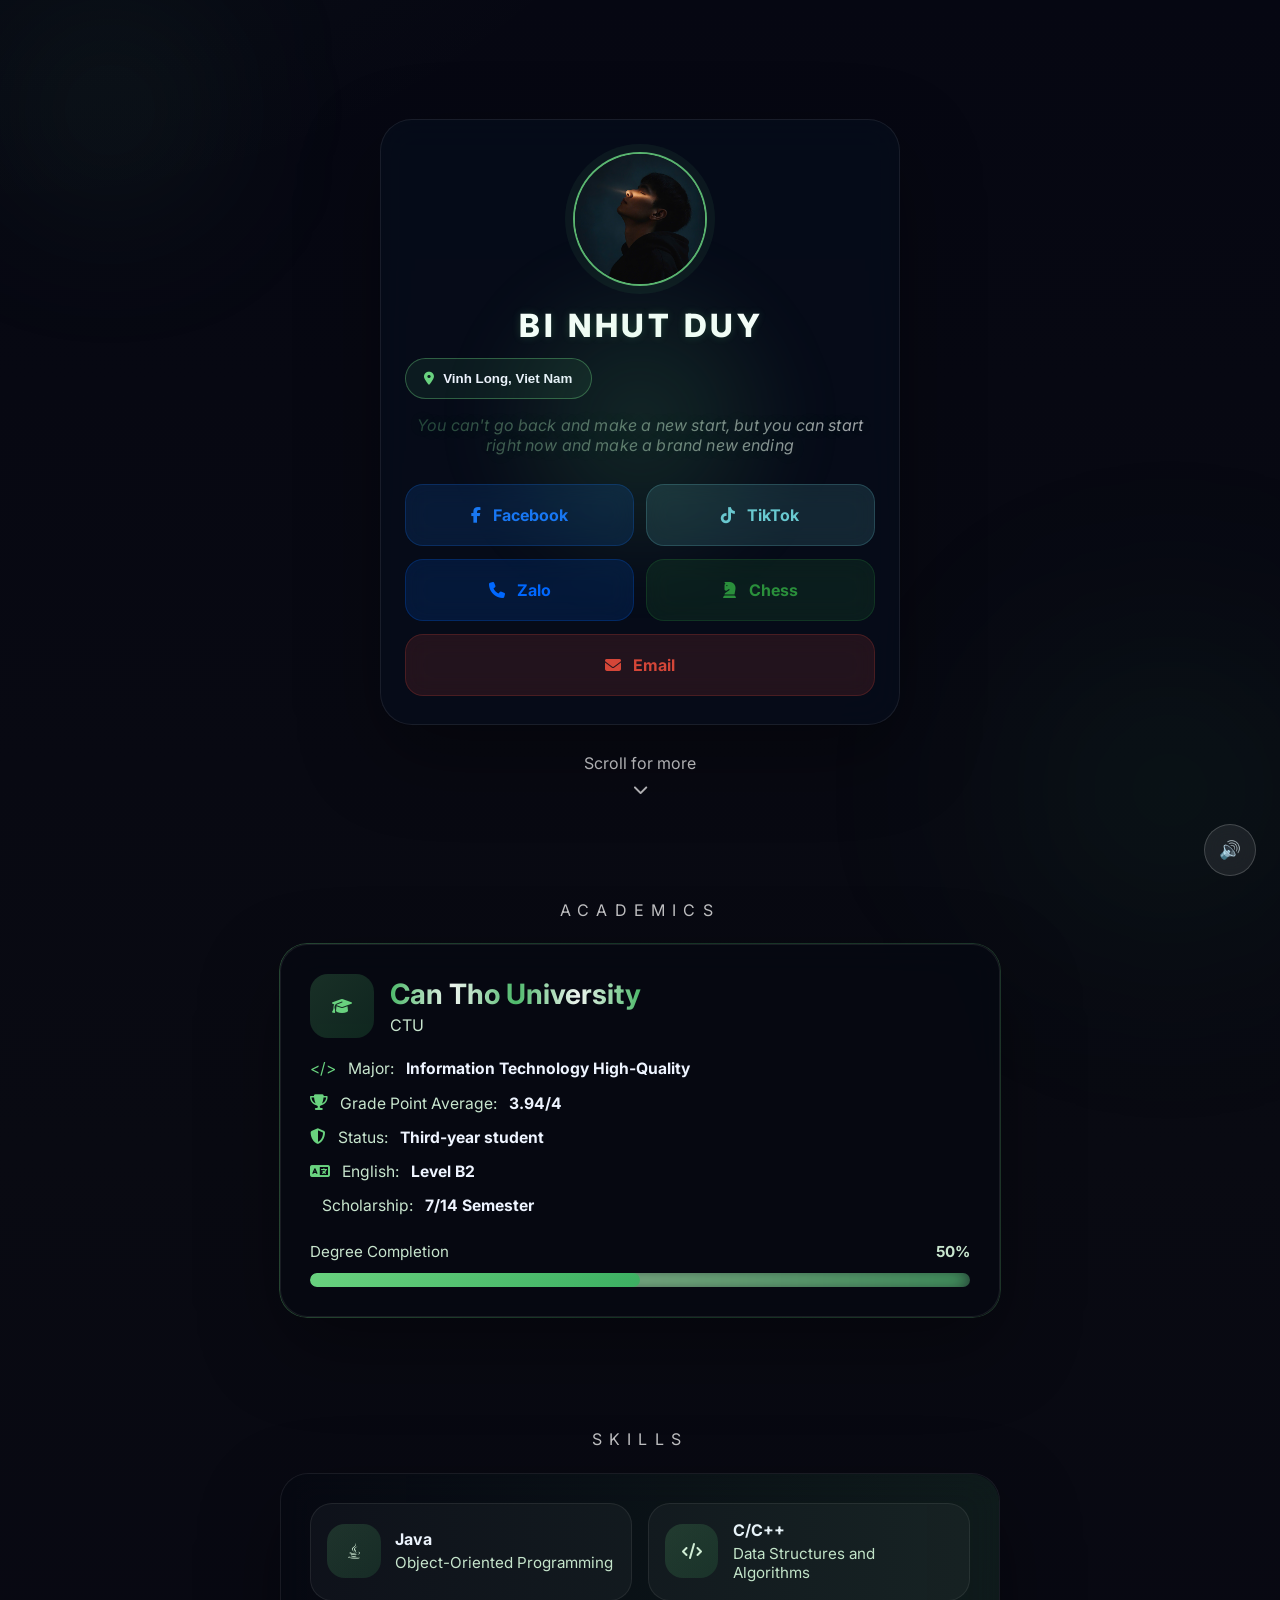
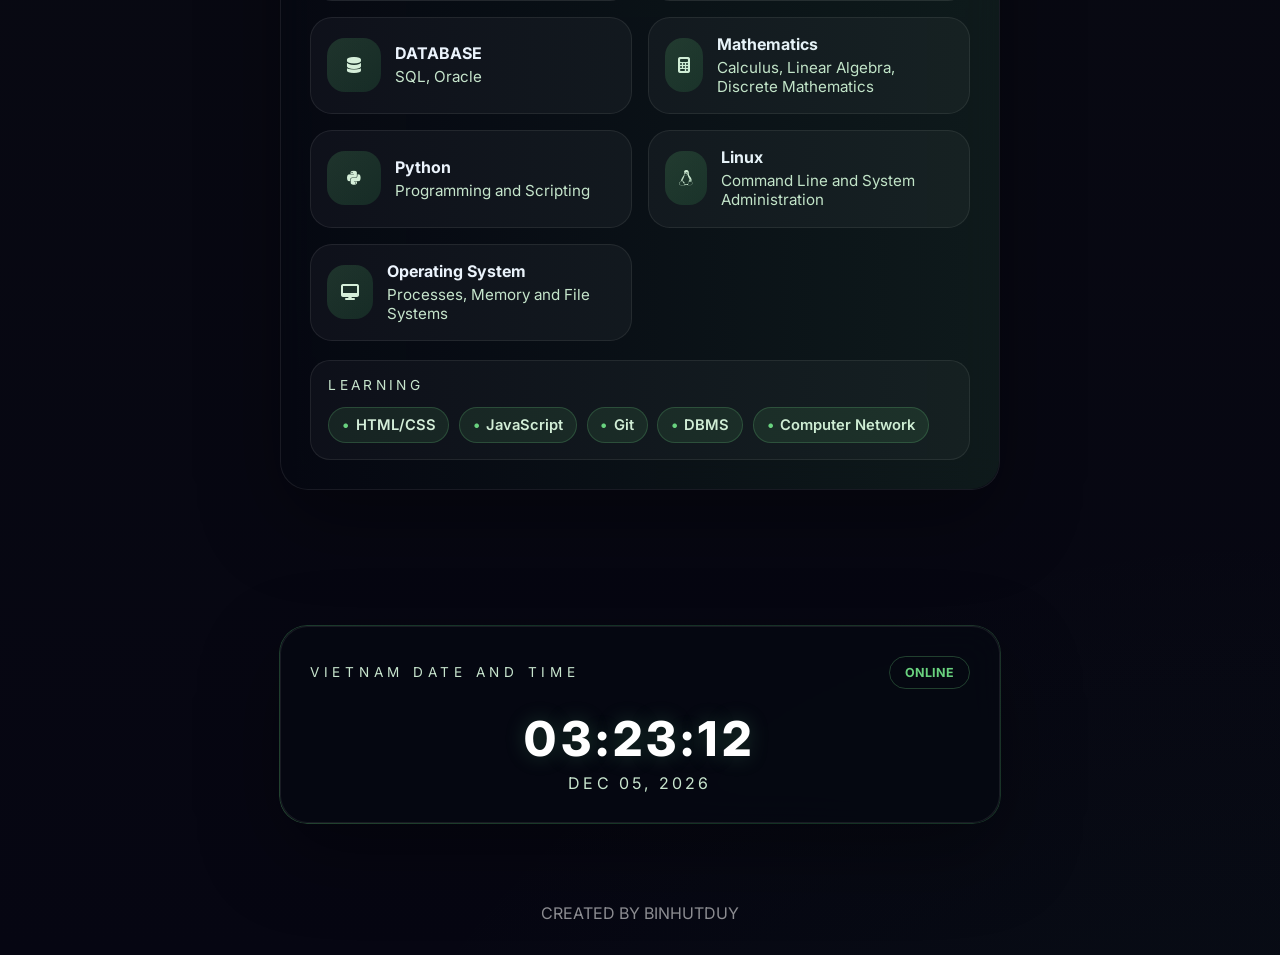
<file: BlogCaNhan/index.html>
<!DOCTYPE html>
<html lang="vi">
  <head>
    <meta charset="UTF-8" />
    <meta name="viewport" content="width=device-width, initial-scale=1.0" />
    <title>Nhut Duy Bi Profile</title>
    <meta
      name="description"
      content="Profile card cá nhân với hiệu ứng neon, giao diện mobile-first và liên kết mạng xã hội." 
    />
    <link rel="preconnect" href="https://fonts.googleapis.com" />
    <link rel="preconnect" href="https://fonts.gstatic.com" crossorigin />
    <link
      href="https://fonts.googleapis.com/css2?family=Inter:wght@400;500;600;700;800&display=swap"
      rel="stylesheet"
    />
    <link
      rel="stylesheet"
      href="https://cdnjs.cloudflare.com/ajax/libs/font-awesome/6.5.2/css/all.min.css"
    />
    <link rel="stylesheet" href="styles.css" />
  </head>
  <body>
    <audio id="background-music" src="https://www.soundhelix.com/examples/mp3/SoundHelix-Song-1.mp3" loop preload="auto" autoplay playsinline></audio>
    <button id="music-toggle" class="music-toggle" aria-label="Tắt nhạc" title="Tắt nhạc">🔊</button>
    
    <div id="particles-js"></div>

    <main class="hero">
      <div class="hero-card" data-aos="fade-up">
        <div class="hero-card-glow"></div>
        <div class="avatar-wrap">
          <img
            src="img/avatar.jpg"
            alt="avatar"
            class="avatar"
          />
        </div>
        <h1 class="name-title" aria-label="BI NHUT DUY">
          <span>B</span><span>I</span><span class="name-space"></span><span>N</span><span>H</span><span>U</span><span>T</span><span class="name-space"></span><span>D</span><span>U</span><span>Y</span>
        </h1>
        <button class="location-pill">
          <i class="fa-solid fa-location-dot"></i>
          Vinh Long, Viet Nam
        </button>
        <p class="subtitle">You can't go back and make a new start, but you can start right now and make a brand new ending</p>

        <div class="links-grid">
          <a href="https://www.facebook.com/nhutduymz2306" target="_blank" rel="noopener noreferrer" class="link-button facebook">
            <i class="fa-brands fa-facebook-f"></i>
            Facebook
          </a>
          <a href="https://www.tiktok.com/@nhutduybi" target="_blank" rel="noopener noreferrer" class="link-button tik-tok">
            <i class="fa-brands fa-tiktok"></i>
            TikTok
          </a>
          <a href="http://zalo.me/0325506418" target="_blank" rel="noopener noreferrer" class="link-button zalo">
            <i class="fa-solid fa-phone"></i>
            Zalo
          </a>
          <a href="https://link.chess.com/friend/jYQXuq" target="_blank" rel="noopener noreferrer" class="link-button chess">
            <i class="fa-solid fa-chess-knight"></i>
            Chess
          </a>
          <a href="mailto:nhutduybi2006@gmail.com" target="_blank" rel="noopener noreferrer" class="link-button free-fire">
            <i class="fa-solid fa-envelope"></i>
            Email
          </a>
        </div>
      </div>

      <button class="scroll-hint" id="scroll-hint" type="button" aria-label="Cuộn xuống mục học tập">
        <span>Scroll for more</span>
        <i class="fa-solid fa-chevron-down"></i>
      </button>
    </main>

    <section id="academics" class="section academics container reveal">
      <div class="section-heading reveal">ACADEMICS</div>
      <div class="academics-card reveal reveal-delay-1">
        <div class="academics-top">
          <div class="academics-icon">
            <i class="fa-solid fa-graduation-cap"></i>
          </div>
          <div>
            <h2>Can Tho University</h2>
            <p>CTU</p>
          </div>
        </div>
        <div class="academics-info">
          <div><span>&lt;/&gt;</span> Major: <strong>Information Technology High-Quality</strong></div>
          <div><i class="fa-solid fa-trophy"></i> Grade Point Average: <strong>3.94/4</strong></div>
          <div><i class="fa-solid fa-shield-halved"></i> Status: <strong>Third-year student</strong></div>
          <div><i class="fa-solid fa-language"></i> English: <strong>Level B2</strong></div>
          <div><i class="fa-solid fa-shield-check"></i> Scholarship: <strong>7/14 Semester</strong></div>
        </div>
        <div class="progress-row">
          <div class="progress-meta">
            <span>Degree Completion</span>
            <strong>50%</strong>
          </div>
          <div class="progress-bar"><div class="progress-fill"></div></div>
        </div>
      </div>
    </section>

    <section class="section achievements container reveal">
      <div class="section-heading reveal">SKILLS</div>
      <div class="achievements-card reveal reveal-delay-1">
        <div class="achievement-grid">
          <div class="achievement-item">
            <div class="achievement-icon">
              <i class="fa-brands fa-java"></i>
            </div>
            <div>
              <h3>Java</h3>
              <p>Object-Oriented Programming</p>
            </div>
          </div>
          <div class="achievement-item">
            <div class="achievement-icon">
              <i class="fa-solid fa-code"></i>
            </div>
            <div>
              <h3>C/C++</h3>
              <p>Data Structures and Algorithms</p>
            </div>
          </div>
          <div class="achievement-item">
            <div class="achievement-icon">
              <i class="fa-solid fa-database"></i>
            </div>
            <div>
              <h3>DATABASE</h3>
              <p>SQL, Oracle</p>
            </div>
          </div>
          <div class="achievement-item">
            <div class="achievement-icon">
              <i class="fa-solid fa-calculator"></i>
            </div>
            <div>
              <h3>Mathematics</h3>
              <p>Calculus, Linear Algebra, Discrete Mathematics</p>
            </div>
          </div>
          <div class="achievement-item">
            <div class="achievement-icon">
              <i class="fa-brands fa-python"></i>
            </div>
            <div>
              <h3>Python</h3>
              <p>Programming and Scripting</p>
            </div>
          </div>
          <div class="achievement-item">
            <div class="achievement-icon">
              <i class="fa-brands fa-linux"></i>
            </div>
            <div>
              <h3>Linux</h3>
              <p>Command Line and System Administration</p>
            </div>
          </div>
          <div class="achievement-item">
            <div class="achievement-icon">
              <i class="fa-solid fa-desktop"></i>
            </div>
            <div>
              <h3>Operating System</h3>
              <p>Processes, Memory and File Systems</p>
            </div>
          </div>
        </div>

        <div class="learning-wrap">
          <div class="learning-title">Learning</div>
          <div class="learning-badges">
            <span class="learning-badge">HTML/CSS</span>
            <span class="learning-badge">JavaScript</span>
            <span class="learning-badge">Git</span>
            <span class="learning-badge">DBMS</span>
            <span class="learning-badge">Computer Network</span>
          </div>
        </div>
      </div>
    </section>

    <section class="section clock-section container reveal">
      <div class="clock-card reveal reveal-delay-1">
        <div class="clock-head">
          <span class="clock-title">VIETNAM DATE AND TIME</span>
          <span class="status-pill">ONLINE</span>
        </div>
        <div class="clock-display">
          <div id="clock-time">00:00:00</div>
          <div id="clock-date">-- --- ----</div>
        </div>
      </div>
    </section>

    <footer class="footer reveal">
      <p>CREATED BY BINHUTDUY</p>
    </footer>

    <script src="https://unpkg.com/aos@2.3.4/dist/aos.js"></script>
    <script src="script.js"></script>
  </body>
</html>
</file>
<file: BlogCaNhan/styles.css>
:root {
  --bg: #04050e;
  --panel: rgba(9, 12, 26, 0.75);
  --panel-strong: rgba(255, 255, 255, 0.08);
  --text: #eef4ff;
  --muted: #c8e5ce;
  --accent: #69d27f;
  --accent-2: #3caf62;
  --accent-3: #287c49;
  --border: rgba(255, 255, 255, 0.12);
  --shadow: 0 30px 80px rgba(0, 0, 0, 0.35);
}

* {
  box-sizing: border-box;
  margin: 0;
  padding: 0;
}

html {
  scroll-behavior: smooth;
  overflow-x: hidden;
}

body {
  overscroll-behavior-y: auto;
}

@keyframes pulse-glow {
  0%, 100% {
    box-shadow: 0 0 0 0 rgba(105, 210, 127, 0.4);
  }
  50% {
    box-shadow: 0 0 0 12px rgba(105, 210, 127, 0);
  }
}

@keyframes float-scale {
  0%, 100% {
    transform: scale(1);
  }
  50% {
    transform: scale(1.04);
  }
}

@keyframes shimmer {
  0% {
    background-position: -1000px 0;
  }
  100% {
    background-position: 1000px 0;
  }
}

@keyframes glow-pulse {
  0%, 100% {
    opacity: 0.35;
  }
  50% {
    opacity: 0.65;
  }
}

@keyframes glow-sweep {
  0% {
    opacity: 0.9;
    background-position: -220% 0;
  }
  50% {
    opacity: 1;
    background-position: 220% 0;
  }
  100% {
    opacity: 0.9;
    background-position: -220% 0;
  }
}

@keyframes shimmer-sweep {
  0% {
    background-position: -200% 0;
  }
  100% {
    background-position: 200% 0;
  }
}

@keyframes page-float {
  0%, 100% {
    transform: translate3d(0, 0, 0) scale(1);
    opacity: 0.35;
  }
  50% {
    transform: translate3d(30px, -20px, 0) scale(1.05);
    opacity: 0.55;
  }
}

@keyframes rotate-gradient {
  0% {
    background-position: 0% 50%;
  }
  50% {
    background-position: 100% 50%;
  }
  100% {
    background-position: 0% 50%;
  }
}

@keyframes orbit-around {
  0% {
    transform: rotate(0deg) translateX(120px) rotate(0deg);
  }
  100% {
    transform: rotate(360deg) translateX(120px) rotate(-360deg);
  }
}

@keyframes orbit-around-sm {
  0% {
    transform: rotate(0deg) translateX(95px) rotate(0deg);
  }
  100% {
    transform: rotate(360deg) translateX(95px) rotate(-360deg);
  }
}

@keyframes orbit-reverse {
  0% {
    transform: rotate(-360deg) translateX(110px) rotate(360deg);
  }
  100% {
    transform: rotate(0deg) translateX(110px) rotate(0deg);
  }
}

.orbit-container {
  position: absolute;
  width: 100%;
  height: 100%;
  left: 50%;
  top: 50%;
  transform: translate(-50%, -50%);
  pointer-events: none;
  overflow: hidden;
  max-width: 100%;
  max-height: 100%;
}

@keyframes spin-ring {
  0% { transform: rotate(0deg); }
  100% { transform: rotate(360deg); }
}

@keyframes spin-ring-reverse {
  0% { transform: rotate(360deg); }
  100% { transform: rotate(0deg); }
}

.orbit-particle {
  position: absolute;
  width: 4px;
  height: 4px;
  border-radius: 50%;
  background: rgba(105, 210, 127, 0.75);
  box-shadow: 0 0 8px rgba(105, 210, 127, 0.65);
  left: 50%;
  top: 50%;
  margin: -2px 0 0 -2px;
}

body {
  min-height: 100vh;
  font-family: "Inter", sans-serif;
  color: var(--text);
  background-image: radial-gradient(circle at top left, rgba(105, 210, 127, 0.07), transparent 20%),
    radial-gradient(circle at bottom right, rgba(60, 175, 98, 0.08), transparent 25%),
    linear-gradient(180deg, #060712 0%, #090a12 45%, #060612 100%);
  background-size: 150% 150%, 150% 150%, 100% 100%;
  background-position: 0% 50%, 100% 50%, 50% 50%;
  overflow-x: hidden;
  position: relative;
}

body::before,
body::after {
  content: "";
  position: fixed;
  inset: auto;
  width: 420px;
  height: 420px;
  border-radius: 50%;
  filter: blur(90px);
  pointer-events: none;
  z-index: 0;
}

body::before {
  top: -100px;
  left: -100px;
  background: radial-gradient(circle, rgba(105, 210, 127, 0.18), transparent 38%);
}

body::after {
  right: -100px;
  bottom: -100px;
  background: radial-gradient(circle, rgba(60, 175, 98, 0.16), transparent 42%);
  box-shadow: inset 0 0 180px rgba(60, 175, 98, 0.08);
}

@keyframes background-pulse {
  0%, 100% {
    background-position: 0% 50%, 100% 50%, 50% 50%;
  }
  50% {
    background-position: 15% 55%, 85% 45%, 50% 50%;
  }
}

@keyframes glow-drift {
  0%, 100% {
    transform: translate(0, 0);
    opacity: 1;
  }
  50% {
    transform: translate(20px, 18px);
    opacity: 0.85;
  }
}

@keyframes glow-drift-reverse {
  0%, 100% {
    transform: translate(0, 0);
    opacity: 1;
  }
  50% {
    transform: translate(-18px, -22px);
    opacity: 0.8;
  }
}

#particles-js {
  position: fixed;
  inset: 0;
  z-index: 0;
  pointer-events: none;
}

.music-toggle {
  position: fixed;
  bottom: 1.5rem;
  right: 1.5rem;
  z-index: 20;
  width: 52px;
  height: 52px;
  border-radius: 50%;
  border: 1px solid rgba(255, 255, 255, 0.18);
  background: rgba(255, 255, 255, 0.08);
  color: var(--accent-2);
  font-size: 1.1rem;
  display: grid;
  place-items: center;
  backdrop-filter: blur(12px);
  cursor: pointer;
  transition: transform 0.2s ease, background 0.2s ease, box-shadow 0.2s ease;
}

.music-toggle:hover {
  transform: scale(1.05);
  background: rgba(255, 255, 255, 0.14);
  box-shadow: 0 16px 34px rgba(105, 210, 127, 0.12);
}

.hero {
  min-height: 100vh;
  display: flex;
  flex-direction: column;
  justify-content: center;
  align-items: center;
  padding: 2rem 0 1rem;
  position: relative;
  z-index: 1;
}

.hero-card {
  position: relative;
  width: min(520px, calc(100% - 2rem));
  padding: 2rem 1.5rem 1.8rem;
  background: rgba(7, 12, 26, 0.85);
  border: 1px solid rgba(255, 255, 255, 0.08);
  border-radius: 32px;
  box-shadow: var(--shadow);
  backdrop-filter: blur(18px);
  overflow: visible;
  max-width: calc(100vw - 2rem);
  box-sizing: border-box;
  transform: none;
  transition: none;
}

.hero-card-glow {
  position: absolute;
  inset: -12px;
  z-index: 0;
  background: radial-gradient(circle, rgba(105, 210, 127, 0.15), transparent 42%);
  filter: blur(26px);
}

.avatar-wrap {
  position: relative;
  width: 134px;
  height: 134px;
  margin: 0 auto 1.4rem;
  border-radius: 50%;
  border: 2px solid rgba(105, 210, 127, 0.85);
  box-shadow: 0 0 0 8px rgba(105, 210, 127, 0.07);
  background: radial-gradient(circle at top left, rgba(105, 210, 127, 0.24), transparent 35%);
  overflow: hidden;
  z-index: 1;
  animation: pulse-glow 2.5s ease-in-out infinite;
}

.avatar {
  width: 100%;
  height: 100%;
  object-fit: cover;
}

.hero-card h1 {
  font-size: 2rem;
  text-align: center;
  letter-spacing: 0.03em;
  margin-bottom: 0.9rem;
  z-index: 1;
  animation: float-scale 3s ease-in-out infinite;
}

.name-title {
  display: flex;
  justify-content: center;
  flex-wrap: wrap;
  gap: 0.08em;
  font-weight: 800;
  font-size: clamp(1.8rem, 4.2vw, 2.45rem);
  letter-spacing: 0.28em;
  line-height: 1.12;
  text-transform: uppercase;
  text-shadow: 0 0 12px rgba(105, 210, 127, 0.18);
}

.name-title .name-space {
  display: inline-block;
  width: 0.28em;
}

.name-title span {
  display: inline-block;
  color: #f7fffb;
  animation: name-bounce 2.2s ease-in-out infinite;
  text-shadow: 0 0 8px rgba(105, 210, 127, 0.2);
}

.name-title span:nth-child(2n) {
  animation-delay: 0.1s;
}

.name-title span:nth-child(3n) {
  animation-delay: 0.2s;
}

.name-title span:nth-child(4n) {
  animation-delay: 0.3s;
}

@keyframes name-bounce {
  0%, 100% {
    transform: translateY(0) scale(1);
    color: #f7fffb;
    text-shadow: 0 0 8px rgba(105, 210, 127, 0.18);
  }
  50% {
    transform: translateY(-4px) scale(1.06);
    color: #9be6a8;
    text-shadow: 0 0 14px rgba(105, 210, 127, 0.32);
  }
}

.location-pill {
  display: inline-flex;
  align-items: center;
  gap: 0.55rem;
  margin: 0 auto 1rem;
  padding: 0.75rem 1.15rem;
  border-radius: 999px;
  border: 1px solid rgba(105, 210, 127, 0.38);
  background: rgba(105, 210, 127, 0.08);
  color: var(--text);
  font-weight: 600;
  cursor: default;
  z-index: 1;
}

.location-pill i {
  color: var(--accent);
}

.subtitle {
  text-align: center;
  color: #e8fdf3;
  font-size: 1rem;
  font-style: italic;
  margin-bottom: 1.8rem;
  z-index: 1;
  letter-spacing: 0.01em;
  text-shadow: 0 0 18px rgba(105, 210, 127, 0.16);
  background: linear-gradient(90deg, rgba(105, 210, 127, 0.28), rgba(255, 255, 255, 0.65));
  -webkit-background-clip: text;
  background-clip: text;
  -webkit-text-fill-color: transparent;
  animation: subtitle-pop 5s ease-in-out infinite;
}

@keyframes subtitle-pop {
  0%, 100% {
    opacity: 0.88;
    transform: translateY(0px);
  }
  50% {
    opacity: 1;
    transform: translateY(-2px);
  }
}

.links-grid {
  display: grid;
  grid-template-columns: repeat(2, minmax(0, 1fr));
  gap: 0.7rem;
  row-gap: 0.8rem;
  z-index: 1;
}

.link-button {
  display: inline-flex;
  align-items: center;
  gap: 0.75rem;
  justify-content: center;
  min-height: 62px;
  padding: 0.9rem 1rem;
  border-radius: 18px;
  font-weight: 700;
  text-decoration: none;
  transition: transform 0.2s ease, box-shadow 0.2s ease, filter 0.2s ease;
  color: #fff;
  background: rgba(255, 255, 255, 0.06);
  border: 1px solid rgba(255, 255, 255, 0.08);
  backdrop-filter: blur(12px);
  position: relative;
  z-index: 1;
  cursor: pointer;
  -webkit-tap-highlight-color: transparent;
  touch-action: manipulation;
  user-select: none;
}

.link-button:hover {
  transform: scale(1.02);
  filter: brightness(1.15);
  box-shadow: 0 15px 35px rgba(0, 0, 0, 0.3);
  border-color: rgba(255, 255, 255, 0.25);
}

.link-button.facebook {
  color: #1877f2;
  background: rgba(24, 119, 242, 0.14);
  border-color: rgba(24, 119, 242, 0.22);
  transition: all 0.3s ease;
}

.link-button.facebook:hover {
  box-shadow: 0 0 20px rgba(24, 119, 242, 0.4);
}

.link-button.instagram {
  color: #ff7dbd;
  background: rgba(255, 125, 189, 0.14);
  border-color: rgba(255, 125, 189, 0.22);
  transition: all 0.3s ease;
}

.link-button.instagram:hover {
  box-shadow: 0 0 20px rgba(255, 125, 189, 0.4);
}

.link-button.zalo {
  color: #0068ff;
  background: rgba(0, 104, 255, 0.14);
  border-color: rgba(0, 104, 255, 0.22);
  transition: all 0.3s ease;
}

.link-button.zalo:hover {
  box-shadow: 0 0 20px rgba(0, 104, 255, 0.4);
}

.link-button.chess {
  color: #2a8f3b;
  background: rgba(42, 143, 59, 0.14);
  border-color: rgba(42, 143, 59, 0.22);
  transition: all 0.3s ease;
}

.link-button.chess:hover {
  box-shadow: 0 0 20px rgba(42, 143, 59, 0.4);
}

.link-button.free-fire {
  grid-column: 1 / -1;
  justify-self: center;
  width: 100%;
  color: #d44638;
  background: rgba(212, 70, 56, 0.14);
  border-color: rgba(212, 70, 56, 0.22);
  transition: all 0.3s ease;
}

.link-button.free-fire:hover {
  box-shadow: 0 0 20px rgba(212, 70, 56, 0.4);
}

.link-button.tik-tok {
  color: #69c9d0;
  background: rgba(105, 201, 208, 0.14);
  border-color: rgba(105, 201, 208, 0.22);
  transition: all 0.3s ease;
}

.link-button.tik-tok:hover {
  box-shadow: 0 0 20px rgba(105, 201, 208, 0.4);
}

.scroll-hint {
  margin-top: 1.75rem;
  display: flex;
  flex-direction: column;
  align-items: center;
  gap: 0.55rem;
  color: rgba(255, 255, 255, 0.68);
  font-size: 0.95rem;
  z-index: 1;
  background: transparent;
  border: 0;
  padding: 0;
  cursor: default;
}

.scroll-hint i {
  font-size: 0.95rem;
  animation: float-up 2s ease-in-out infinite;
}

.scroll-hint {
  color: rgba(255, 255, 255, 0.68);
  border: 0;
  background: transparent;
  font: inherit;
  cursor: pointer;
}

.scroll-hint:focus-visible {
  outline: 2px solid var(--accent);
  outline-offset: 6px;
  border-radius: 8px;
}

.reveal {
  opacity: 0;
  transform: translateY(56px);
  transition: opacity 0.8s cubic-bezier(0.22, 1, 0.36, 1), transform 0.8s cubic-bezier(0.22, 1, 0.36, 1);
  will-change: opacity, transform;
}

.reveal.is-visible {
  opacity: 1;
  transform: translateY(0);
  will-change: auto;
}

.reveal-delay-1 {
  transition-delay: 0.1s;
}

.section {
  padding: 3rem 0 4rem;
  position: relative;
  z-index: 1;
  scroll-margin-top: 1rem;
}

.section.academics {
  padding-top: 0;
}

.section-heading {
  text-align: center;
  color: rgba(255, 255, 255, 0.75);
  font-size: 1rem;
  letter-spacing: 0.45em;
  margin-bottom: 1.5rem;
}

.achievements-card,
.academics-card {
  position: relative;
  width: min(720px, calc(100% - 2rem));
  margin: 0 auto;
  padding: 1.8rem;
  background: rgba(6, 8, 18, 0.88);
  border: 1px solid rgba(255, 255, 255, 0.08);
  border-radius: 28px;
  box-shadow: var(--shadow);
  backdrop-filter: blur(18px);
  overflow: visible;
  max-width: calc(100vw - 2rem);
  box-sizing: border-box;
}

.achievements-card {
  animation: none;
}

.achievements-card::before {
  content: "";
  position: absolute;
  inset: 0;
  border-radius: 28px;
  background: linear-gradient(90deg, transparent, rgba(105, 210, 127, 0.1), transparent);
  background-size: 220% 100%;
  animation: none;
  pointer-events: none;
  z-index: 0;
}

.academics-card::after {
  content: "";
  position: absolute;
  inset: -2px;
  border-radius: 28px;
  padding: 1px;
  background: linear-gradient(90deg, rgba(105, 210, 127, 0.3), rgba(60, 175, 98, 0.26), rgba(105, 210, 127, 0.22));
  mask: linear-gradient(#fff 0 0) content-box, linear-gradient(#fff 0 0);
  mask-composite: subtract;
  pointer-events: none;
  z-index: -1;
}

.academics-top {
  display: flex;
  align-items: center;
  gap: 1rem;
  margin-bottom: 1.35rem;
}

.academics-icon {
  width: 64px;
  height: 64px;
  border-radius: 18px;
  display: grid;
  place-items: center;
  background: linear-gradient(135deg, rgba(105, 210, 127, 0.2), rgba(60, 175, 98, 0.18));
  color: var(--accent);
}

.academics-top h2 {
  font-size: 1.75rem;
  margin-bottom: 0.25rem;
  background: linear-gradient(90deg, #4db96a 0%, #eef4ef 25%, #4db96a 50%, #eef4ef 75%, #4db96a 100%);
  -webkit-background-clip: text;
  -webkit-text-fill-color: transparent;
  background-clip: text;
  color: transparent;
}

.academics-top p {
  color: var(--muted);
}

.academics-info {
  display: grid;
  gap: 0.95rem;
  margin-bottom: 1.65rem;
}

.academics-info div {
  display: flex;
  align-items: center;
  gap: 0.75rem;
  color: var(--muted);
  font-size: 0.98rem;
}

.academics-info strong {
  color: var(--text);
}

.academics-info span,
.academics-info i {
  color: var(--accent);
}

.progress-row {
  display: grid;
  gap: 0.8rem;
}

.progress-meta {
  display: flex;
  justify-content: space-between;
  align-items: center;
  color: var(--muted);
  font-size: 0.95rem;
}

.progress-bar {
  position: relative;
  width: 100%;
  height: 14px;
  border-radius: 999px;
  background: rgba(255, 255, 255, 0.08);
  overflow: hidden;
}

.progress-bar::before {
  content: "";
  position: absolute;
  inset: -3px;
  border-radius: 999px;
  background: linear-gradient(90deg, #3caf62, #8bd698, #3caf62);
  filter: blur(10px);
  z-index: -1;
}

.progress-fill {
  width: 50%;
  height: 100%;
  border-radius: 999px;
  background: linear-gradient(135deg, var(--accent), var(--accent-2));
}

.footer {
  text-align: center;
  padding: 1rem 0 2rem;
  color: rgba(255, 255, 255, 0.55);
}

@media (max-width: 720px) {
  body::before,
  body::after {
    filter: blur(60px);
    animation: none;
  }

  body {
    animation: none;
  }

  #particles-js {
    opacity: 0.55;
  }

  .achievements-card,
  .achievements-card::before {
    animation: none;
  }

  .hero-card,
  .achievements-card,
  .academics-card,
  .clock-card {
    backdrop-filter: blur(8px);
  }

  .hero-card {
    padding: 1.8rem 1.2rem 1.4rem;
  }

  .avatar-wrap {
    width: 120px;
    height: 120px;
  }

  .hero-card h1 {
    font-size: 1.9rem;
  }

  .location-pill,
  .subtitle {
    font-size: 0.95rem;
  }

  .links-grid {
    grid-template-columns: 1fr 1fr;
    gap: 0.65rem;
  }

  .link-button {
    min-height: 56px;
    border-radius: 16px;
    transition: transform 0.18s ease, box-shadow 0.18s ease, background 0.18s ease;
    touch-action: manipulation;
  }

  .link-button:active {
    transform: scale(0.98);
    box-shadow: 0 10px 24px rgba(105, 210, 127, 0.14);
  }

  .section-heading {
    letter-spacing: 0.35em;
  }

  .hero-card {
    border-color: rgba(105, 210, 127, 0.2);
    box-shadow: 0 25px 80px rgba(105, 210, 127, 0.12);
  }

  .hero-card::after {
    content: "";
    position: absolute;
    inset: -14px;
    border-radius: 36px;
    background: radial-gradient(circle, rgba(105, 210, 127, 0.12), transparent 60%);
    filter: blur(18px);
    pointer-events: none;
    z-index: 0;
  }
}

@media (max-width: 540px) {
  .hero-card {
    width: calc(100% - 1.5rem);
  }

  .links-grid {
    grid-template-columns: 1fr;
    gap: 0.6rem;
  }

  .link-button.bank {
    width: 100%;
  }

  .academics-card,
  .achievements-card,
  .clock-card {
    width: calc(100% - 1.5rem);
  }

  .academics-top {
    flex-direction: column;
    align-items: flex-start;
  }

  .achievement-grid {
    grid-template-columns: 1fr;
  }

  .achievement-item {
    flex-direction: column;
    align-items: flex-start;
    gap: 0.75rem;
  }

  .achievement-icon {
    width: 48px;
    height: 48px;
  }

  .music-toggle {
    width: 46px;
    height: 46px;
    bottom: 1rem;
    right: 1rem;
  }
}

.achievements-card {
  position: relative;
  width: min(720px, calc(100% - 2rem));
  margin: 0 auto 1.5rem;
  padding: 1.8rem;
  background: rgba(6, 8, 18, 0.88);
  border: 1px solid rgba(255, 255, 255, 0.08);
  border-radius: 28px;
  box-shadow: var(--shadow);
  backdrop-filter: blur(18px);
  overflow: visible;
  max-width: calc(100vw - 2rem);
  box-sizing: border-box;
}

.achievement-grid {
  display: grid;
  grid-template-columns: repeat(2, minmax(0, 1fr));
  gap: 1rem;
}

.achievement-item {
  display: flex;
  align-items: center;
  gap: 0.9rem;
  padding: 1rem 1rem 1.1rem;
  border-radius: 22px;
  background: rgba(255, 255, 255, 0.04);
  border: 1px solid rgba(255, 255, 255, 0.08);
  transition: transform 0.25s ease, box-shadow 0.25s ease, border-color 0.25s ease;
}

.achievement-item:hover {
  transform: scale(1.02);
  box-shadow: 0 12px 24px rgba(105, 210, 127, 0.14);
  border-color: rgba(105, 210, 127, 0.28);
}

.achievement-item:hover .achievement-icon {
  transform: rotate(8deg) scale(1.05);
}

.learning-wrap {
  margin-top: 1.2rem;
  padding: 1rem 1.1rem;
  border-radius: 20px;
  background: rgba(255, 255, 255, 0.035);
  border: 1px solid rgba(255, 255, 255, 0.08);
}

.learning-title {
  margin-bottom: 0.85rem;
  font-size: 0.86rem;
  letter-spacing: 0.24em;
  text-transform: uppercase;
  color: var(--muted);
}

.learning-badges {
  display: flex;
  flex-wrap: wrap;
  gap: 0.6rem;
}

.learning-badge {
  display: inline-flex;
  align-items: center;
  gap: 0.4rem;
  padding: 0.5rem 0.8rem;
  border-radius: 999px;
  background: rgba(105, 210, 127, 0.1);
  border: 1px solid rgba(105, 210, 127, 0.22);
  color: #d6efda;
  font-size: 0.92rem;
  font-weight: 600;
}

.learning-badge::before {
  content: "•";
  color: var(--accent);
}

.achievement-icon {
  width: 54px;
  height: 54px;
  border-radius: 18px;
  display: grid;
  place-items: center;
  background: linear-gradient(135deg, rgba(105, 210, 127, 0.18), rgba(60, 175, 98, 0.16));
  color: #d6efda;
}

.achievement-item h3 {
  font-size: 1rem;
  margin-bottom: 0.25rem;
}

.achievement-item p {
  color: var(--muted);
  font-size: 0.95rem;
}

.clock-card {
  position: relative;
  width: min(720px, calc(100% - 2rem));
  margin: 0 auto;
  padding: 1.8rem;
  background: rgba(6, 8, 18, 0.88);
  border: 1px solid rgba(255, 255, 255, 0.08);
  border-radius: 28px;
  box-shadow: var(--shadow);
  backdrop-filter: blur(18px);
  overflow: visible;
  max-width: calc(100vw - 2rem);
  box-sizing: border-box;
}

.clock-card::after {
  content: "";
  position: absolute;
  inset: -2px;
  border-radius: 28px;
  padding: 1px;
  background: linear-gradient(45deg, rgba(105, 210, 127, 0.3), rgba(60, 175, 98, 0.26), rgba(105, 210, 127, 0.22));
  mask: linear-gradient(#fff 0 0) content-box, linear-gradient(#fff 0 0);
  mask-composite: subtract;
  pointer-events: none;
  z-index: -1;
}

.clock-head {
  display: flex;
  justify-content: space-between;
  align-items: center;
  gap: 0.75rem;
  margin-bottom: 1.25rem;
}

.clock-title {
  color: var(--muted);
  letter-spacing: 0.35em;
  font-size: 0.85rem;
  text-transform: uppercase;
}

.status-pill {
  display: inline-flex;
  align-items: center;
  justify-content: center;
  padding: 0.5rem 0.95rem;
  border-radius: 999px;
  border: 1px solid rgba(105, 210, 127, 0.28);
  color: var(--accent);
  font-weight: 700;
  font-size: 0.78rem;
  text-transform: uppercase;
}

.clock-display {
  display: flex;
  flex-direction: column;
  align-items: center;
  gap: 0.35rem;
}

#clock-time {
  font-size: 3rem;
  font-weight: 800;
  letter-spacing: 0.1em;
  color: #ffffff;
  animation: glow-pulse 2s ease-in-out infinite;
  text-shadow: 0 0 20px rgba(105, 210, 127, 0.25);
}

#clock-date {
  font-size: 1rem;
  color: var(--muted);
  letter-spacing: 0.2em;
  animation: float-up 4s ease-in-out infinite;
}

@media (prefers-reduced-motion: reduce) {
  html {
    scroll-behavior: auto;
  }

  *,
  *::before,
  *::after {
    animation-duration: 0.01ms !important;
    animation-iteration-count: 1 !important;
    transition-duration: 0.01ms !important;
  }
}

@media (max-width: 720px) {
  .clock-card {
    padding: 1.4rem;
  }

  #clock-time {
    font-size: 2.6rem;
  }
}

@media (max-width: 540px) {
  .clock-head {
    flex-direction: column;
    align-items: flex-start;
  }

  #clock-time {
    font-size: 2.2rem;
  }
}
</file>
